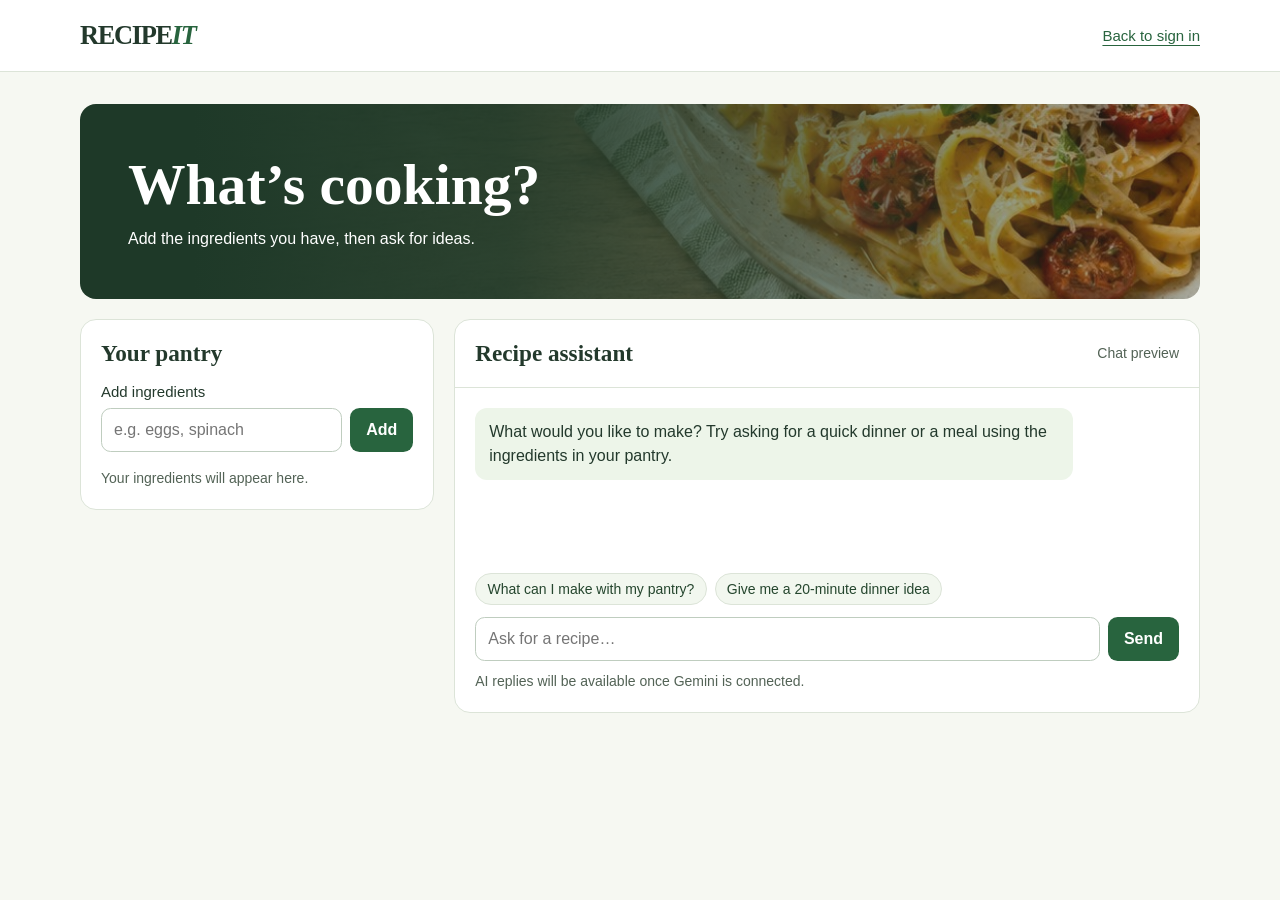
<file: Frontend/index.html>
<!DOCTYPE html>
<html lang="en">
<head>
    <meta charset="UTF-8">
    <meta name="viewport" content="width=device-width, initial-scale=1.0">
    <title>Recipe Assistant | RECIPE IT</title>
    <link rel="stylesheet" href="dashboard.css">
    <script src="dashboard.js" defer></script>
</head>
<body>
    <header class="site-header">
        <a class="wordmark" href="index.html" aria-label="Recipe It home">RECIPE<span>IT</span></a>
        <a class="back-link" href="login.html">Back to sign in</a>
    </header>
    <main class="workspace">
        <section class="intro" aria-labelledby="page-title">
            <div class="intro-copy">
                <h1 id="page-title">What’s cooking?</h1>
                <p>Add the ingredients you have, then ask for ideas.</p>
            </div>
        </section>

        <section class="pantry panel" aria-labelledby="pantry-title">
            <h2 id="pantry-title">Your pantry</h2>
            <form id="pantry-form">
                <label for="ingredient">Add ingredients</label>
                <div class="input-row">
                    <input id="ingredient" placeholder="e.g. eggs, spinach" maxlength="180" required>
                    <button type="submit">Add</button>
                </div>
            </form>
            <p id="pantry-empty" class="muted">Your ingredients will appear here.</p>
            <ul id="ingredients" class="ingredients" aria-label="Added ingredients"></ul>
            <p id="pantry-status" class="sr-only" role="status"></p>
        </section>

        <section class="chat panel" aria-labelledby="chat-title">
            <div class="chat-header">
                <h2 id="chat-title">Recipe assistant</h2>
                <span class="preview-label">Chat preview</span>
            </div>
            <div id="conversation" class="conversation" role="log" aria-label="Conversation">
                <p class="assistant-message">What would you like to make? Try asking for a quick dinner or a meal using the ingredients in your pantry.</p>
            </div>
            <div class="chat-controls">
                <div class="suggestions" aria-label="Suggested prompts">
                    <button type="button">What can I make with my pantry?</button>
                    <button type="button">Give me a 20-minute dinner idea</button>
                </div>
                <form id="chat-form">
                    <label class="sr-only" for="prompt">Message the recipe assistant</label>
                    <div class="input-row">
                        <input id="prompt" placeholder="Ask for a recipe…" maxlength="600" required>
                        <button type="submit">Send</button>
                    </div>
                </form>
                <p class="muted chat-note">AI replies will be available once Gemini is connected.</p>
            </div>
        </section>
    </main>
</body>
</html>
</file>
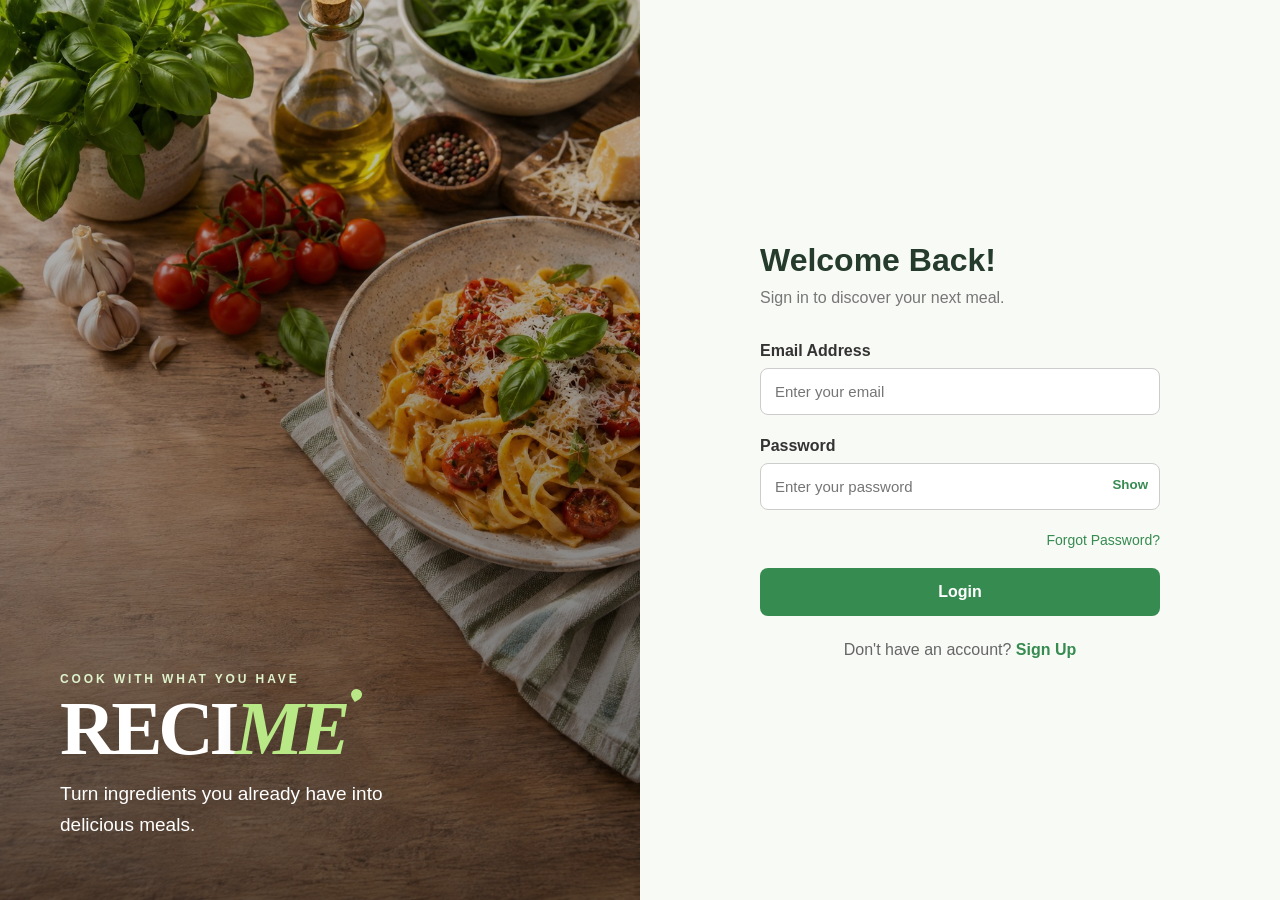
<file: login.html>
<!DOCTYPE html>
<html lang="en">
<head>
    <meta charset="UTF-8">
    <meta name="viewport"
          content="width=device-width, initial-scale=1.0">

    <title>Login | RECIME</title>

    <link rel="stylesheet" href="login.css">
    <script src="login.js" defer></script>
</head>
<body>

    <main class="login-container">

        <!-- Left side: Recipe image -->
        <section class="image-section">
            <div class="image-content">
                <div class="brand-lockup">
                    <span class="brand-kicker">Cook with what you have</span>
                    <h1 class="brand-title" aria-label="RECIME">
                        RECI<span>ME</span><i aria-hidden="true"></i>
                    </h1>
                </div>
                <p>
                    Turn ingredients you already have
                    into delicious meals.
                </p>
            </div>
        </section>

        <!-- Right side: Login form -->
        <section class="form-section">
            <div class="login-box">

                <h2>Welcome Back!</h2>
                <p class="subtitle">
                    Sign in to discover your next meal.
                </p>

                <form id="login-form">

                    <label for="email">
                        Email Address
                    </label>

                    <input
                        type="email"
                        id="email"
                        name="email"
                        placeholder="Enter your email"
                        autocomplete="email"
                        required
                    >

                    <label for="password">
                        Password
                    </label>

                    <div class="password-container">
                        <input
                            type="password"
                            id="password"
                            name="password"
                            placeholder="Enter your password"
                            autocomplete="current-password"
                            required
                        >

                        <button
                            type="button"
                            id="toggle-password"
                            aria-label="Show password"
                        >
                            Show
                        </button>
                    </div>

                    <a href="forgot-password.html"
                       class="forgot-password">
                        Forgot Password?
                    </a>

                    <p id="message" role="status"
                       aria-live="polite"></p>

                    <button type="submit"
                            class="login-btn">
                        Login
                    </button>

                </form>

                <p class="signup-text">
                    Don't have an account?
                    <a href="register.html">
                        Sign Up
                    </a>
                </p>

            </div>
        </section>

    </main>

</body>
</html>
</file>
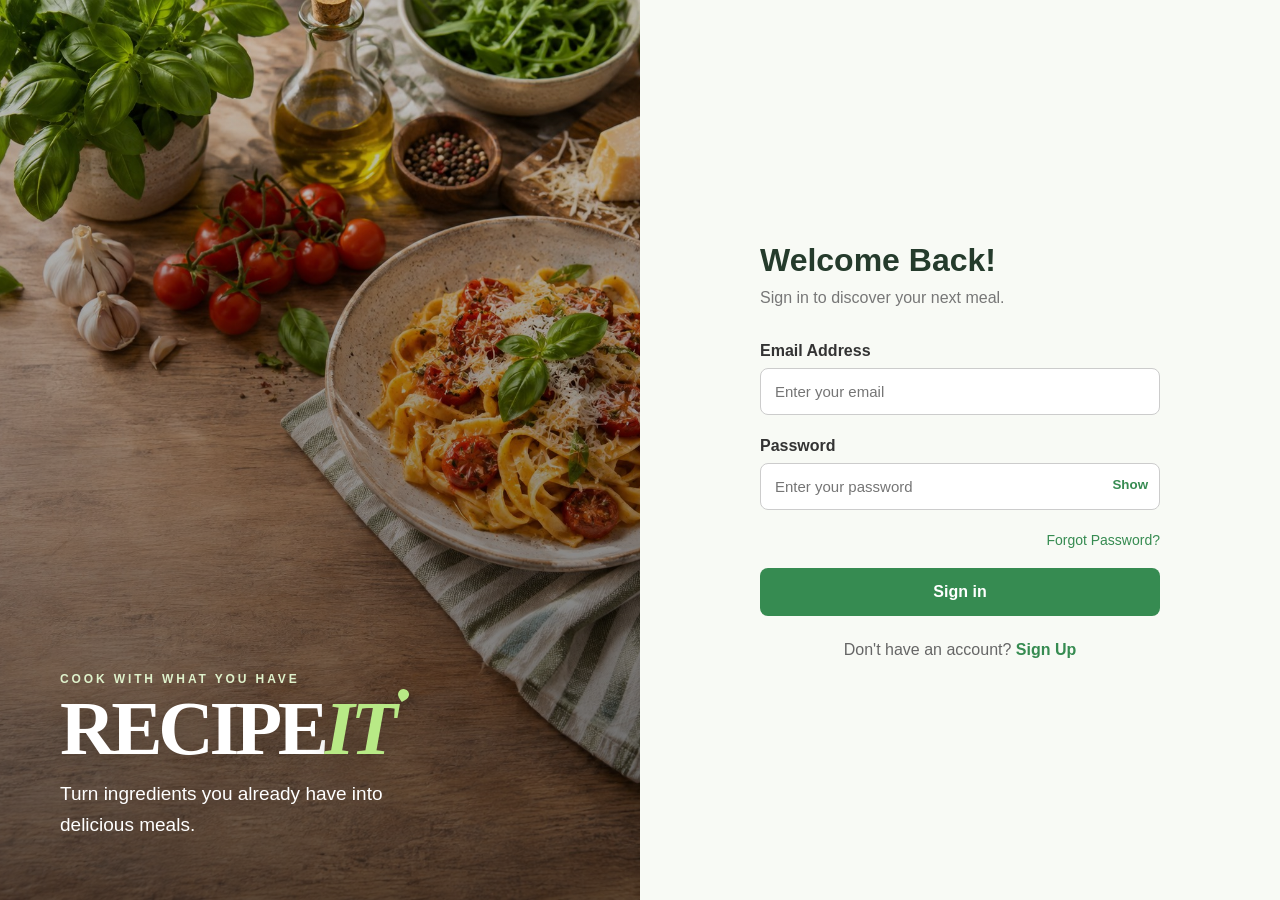
<file: Frontend/login.html>
<!DOCTYPE html>
<html lang="en">
<head>
    <meta charset="UTF-8">
    <meta name="viewport"
          content="width=device-width, initial-scale=1.0">

    <title>Sign In | RECIPE IT</title>

    <link rel="stylesheet" href="login.css">
    <script src="login.js" defer></script>
</head>
<body>

    <main class="login-container">

        <!-- Left side: Recipe image -->
        <section class="image-section">
            <div class="image-content">
                <div class="brand-lockup">
                    <span class="brand-kicker">Cook with what you have</span>
                    <h1 class="brand-title" aria-label="Recipe It">
                        RECIPE<span>IT</span><i aria-hidden="true"></i>
                    </h1>
                </div>
                <p>
                    Turn ingredients you already have
                    into delicious meals.
                </p>
            </div>
        </section>

        <!-- Right side: Login form -->
        <section class="form-section">
            <div class="login-box">

                <h2>Welcome Back!</h2>
                <p class="subtitle">
                    Sign in to discover your next meal.
                </p>

                <form id="login-form" action="/api/login" method="post">

                    <label for="email">
                        Email Address
                    </label>

                    <input
                        type="email"
                        id="email"
                        name="email"
                        placeholder="Enter your email"
                        autocomplete="username"
                        maxlength="254"
                        required
                    >

                    <label for="password">
                        Password
                    </label>

                    <div class="password-container">
                        <input
                            type="password"
                            id="password"
                            name="password"
                            placeholder="Enter your password"
                            autocomplete="current-password"
                            maxlength="128"
                            required
                        >

                        <button
                            type="button"
                            id="toggle-password"
                            aria-label="Show password"
                        >
                            Show
                        </button>
                    </div>

                    <a href="forgot-password.html"
                       class="forgot-password">
                        Forgot Password?
                    </a>

                    <p id="message" role="status"
                       aria-live="polite"></p>

                    <button type="submit"
                            class="login-btn">
                        Sign in
                    </button>

                </form>

                <p class="signup-text">
                    Don't have an account?
                    <a href="register.html">
                        Sign Up
                    </a>
                </p>

            </div>
        </section>

    </main>

</body>
</html>
</file>
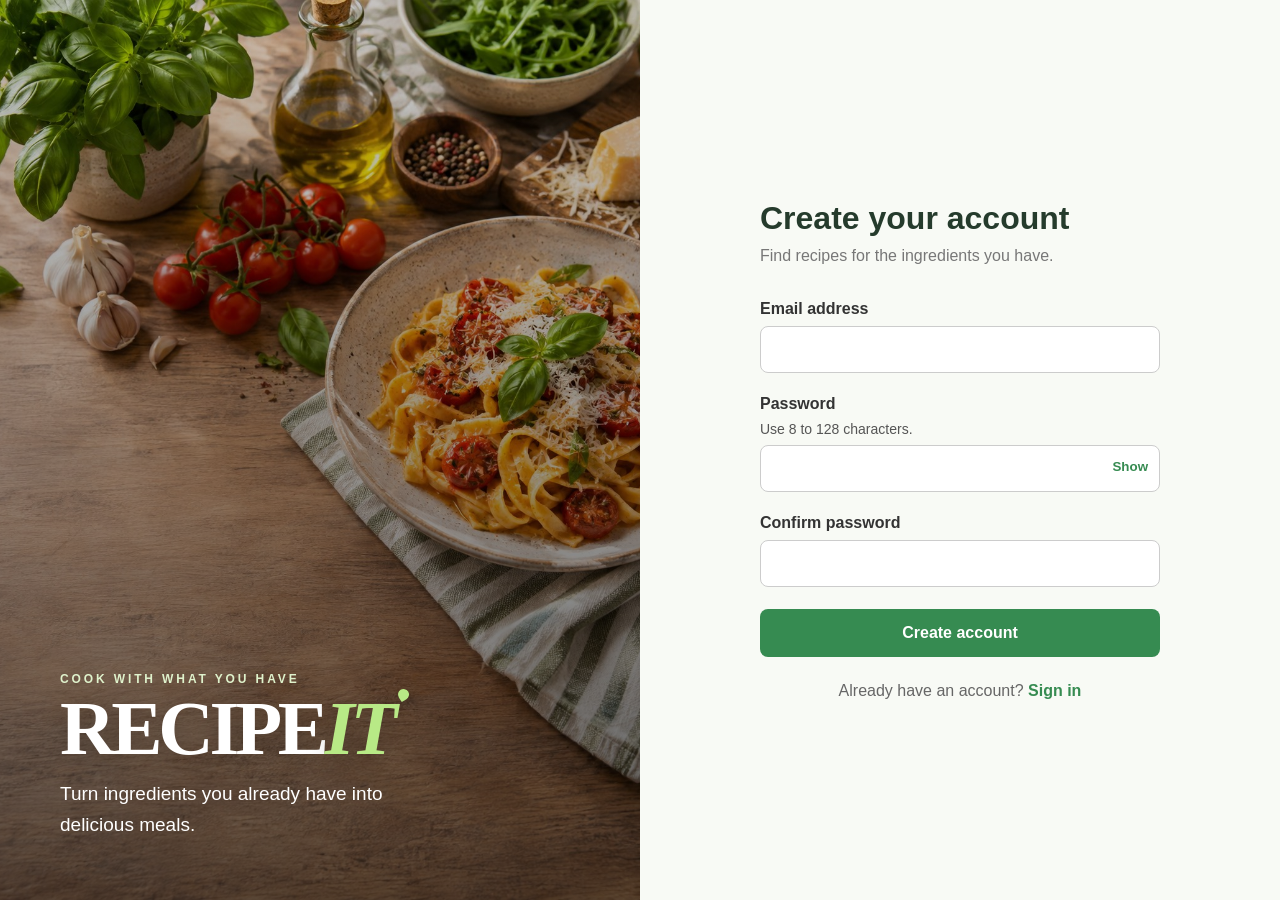
<file: Frontend/register.html>
<!DOCTYPE html>
<html lang="en">
<head>
    <meta charset="UTF-8">
    <meta name="viewport" content="width=device-width, initial-scale=1.0">
    <title>Sign Up | RECIPE IT</title>
    <link rel="stylesheet" href="login.css">
    <script src="register.js" defer></script>
</head>
<body>
    <main class="login-container">
        <section class="image-section" aria-label="Recipe It">
            <div class="image-content">
                <div class="brand-lockup">
                    <span class="brand-kicker">Cook with what you have</span>
                    <div class="brand-title">RECIPE<span>IT</span><i aria-hidden="true"></i></div>
                </div>
                <p>Turn ingredients you already have into delicious meals.</p>
            </div>
        </section>

        <section class="form-section">
            <div class="login-box">
                <h1 class="auth-heading">Create your account</h1>
                <p class="subtitle">Find recipes for the ingredients you have.</p>

                <form id="register-form" action="/api/register" method="post">
                    <label for="email">Email address</label>
                    <input type="email" id="email" name="email"
                           autocomplete="username" maxlength="254" required>

                    <label for="password">Password</label>
                    <p id="password-hint" class="field-hint">Use 8 to 128 characters.</p>
                    <div class="password-container">
                        <input type="password" id="password" name="password"
                               autocomplete="new-password" aria-describedby="password-hint"
                               minlength="8" maxlength="128" required>
                        <button type="button" id="toggle-password"
                                aria-controls="password confirm-password"
                                aria-label="Show passwords">Show</button>
                    </div>

                    <label for="confirm-password">Confirm password</label>
                    <input type="password" id="confirm-password"
                           autocomplete="new-password" required>

                    <button type="submit" class="login-btn">Create account</button>
                </form>
                <p id="message" class="register-message" role="status"></p>
                <p class="signup-text">Already have an account? <a href="login.html">Sign in</a></p>
            </div>
        </section>
    </main>
</body>
</html>
</file>
<file: Frontend/dashboard.css>
:root {
    color-scheme: light;
    font-family: Arial, sans-serif;
    color: #23392c;
    background: #f6f8f2;
    --green: #28643e;
    --line: #dce4d8;
    --muted: #536356;
}

* { box-sizing: border-box; }
body { margin: 0; }
h1, h2, p { margin: 0; }
a { color: var(--green); }
button, input { font: inherit; }
:focus-visible { outline: 3px solid #5d844a; outline-offset: 3px; }

.site-header {
    min-height: 72px;
    display: flex;
    align-items: center;
    justify-content: space-between;
    gap: 1rem;
    padding: 1rem max(1.25rem, calc((100% - 1120px) / 2));
    background: #fff;
    border-bottom: 1px solid var(--line);
}

.wordmark {
    font: bold 1.65rem Georgia, serif;
    letter-spacing: -0.05em;
    text-decoration: none;
    color: #23392c;
}

.wordmark span { color: var(--green); font-style: italic; }
.back-link { font-size: 0.9375rem; text-underline-offset: 4px; }

.workspace {
    width: min(1120px, calc(100% - 2.5rem));
    margin: 2rem auto;
    display: grid;
    grid-template-columns: minmax(250px, 0.95fr) minmax(0, 2fr);
    align-items: start;
    gap: 1.25rem;
}

.intro {
    grid-column: 1 / -1;
    background: linear-gradient(90deg, #1e3928 10%, #1e3928ed 38%, #1e39284d 100%),
                url("images/recipe-background.jpg") center 53% / cover;
    border-radius: 1rem;
    color: white;
    padding: clamp(1.5rem, 5vw, 3rem);
}

.intro h1 { font: 700 clamp(2.3rem, 5vw, 3.6rem) Georgia, serif; }
.intro p { margin-top: 0.6rem; line-height: 1.5; }

.panel {
    min-width: 0;
    border: 1px solid var(--line);
    border-radius: 1rem;
    background: #fff;
}

.pantry { padding: 1.25rem; }
.panel h2 { font: bold 1.45rem Georgia, serif; }
.pantry label { display: block; margin: 1rem 0 0.5rem; font-size: 0.9375rem; }
.input-row { display: flex; gap: 0.5rem; }

.input-row input {
    min-width: 0;
    flex: 1;
    border: 1px solid #bfcdbf;
    border-radius: 0.6rem;
    padding: 0.75rem;
    color: inherit;
}

.input-row button {
    background: var(--green);
    color: white;
    border: 0;
    border-radius: 0.6rem;
    padding: 0.65rem 1rem;
    font-weight: bold;
    cursor: pointer;
}

.input-row button:hover { background: #1f5031; }
.muted { color: var(--muted); font-size: 0.875rem; line-height: 1.5; }
#pantry-empty { margin-top: 1rem; }
.ingredients { display: flex; flex-wrap: wrap; gap: 0.5rem; padding: 0; margin: 1rem 0 0; list-style: none; }
.ingredients:empty { margin: 0; }

.ingredients button, .suggestions button {
    border: 1px solid var(--line);
    background: #f2f7ef;
    color: #25462e;
    border-radius: 999px;
    padding: 0.45rem 0.7rem;
    font-size: 0.875rem;
    cursor: pointer;
}

.ingredients button:hover, .suggestions button:hover { background: #e2efdf; }
.ingredients li { max-width: 100%; overflow-wrap: anywhere; }
.chat-header { display: flex; flex-wrap: wrap; justify-content: space-between; align-items: center; gap: 0.5rem; padding: 1.25rem; border-bottom: 1px solid var(--line); }
.preview-label { font-size: 0.875rem; color: var(--muted); }
.conversation { min-height: 185px; max-height: 340px; overflow-y: auto; display: flex; flex-direction: column; gap: 0.75rem; padding: 1.25rem; }
.conversation p { flex: none; width: fit-content; max-width: 85%; border-radius: 0.75rem; padding: 0.75rem 0.875rem; line-height: 1.5; overflow-wrap: anywhere; }
.assistant-message { background: #edf5e9; }
.user-message { align-self: flex-end; background: var(--green); color: white; }
.chat-controls { padding: 0 1.25rem 1.25rem; }
.suggestions { display: flex; flex-wrap: wrap; gap: 0.5rem; margin-bottom: 0.75rem; }
.chat-note { margin-top: 0.65rem; }
.sr-only { position: absolute; width: 1px; height: 1px; padding: 0; overflow: hidden; clip-path: inset(50%); white-space: nowrap; }

@media (max-width: 720px) {
    .workspace { grid-template-columns: minmax(0, 1fr); margin-top: 1rem; }
    .conversation { min-height: 145px; }
}
</file>
<file: login.css>
/* Reset default spacing */
* {
    margin: 0;
    padding: 0;
    box-sizing: border-box;
}

/* General page styling */
body {
    font-family: Arial, sans-serif;
    background-color: #f8faf5;
}

/* Main split-screen layout */
.login-container {
    display: flex;
    min-height: 100vh;
}

/* LEFT SIDE: Image */
.image-section {
    width: 50%;
    background-image:
        linear-gradient(
            rgba(0, 0, 0, 0.2),
            rgba(0, 0, 0, 0.6)
        ),
        url("images/recipe-background.jpg");

    background-size: cover;
    background-position: center;

    display: flex;
    align-items: flex-end;
    padding: 60px;
    color: white;
}

.brand-lockup {
    margin-bottom: 16px;
}

.brand-kicker {
    display: block;
    margin-bottom: 8px;
    color: #dff2cc;
    font-size: 12px;
    font-weight: 700;
    letter-spacing: 0.24em;
    text-transform: uppercase;
}

.brand-title {
    position: relative;
    display: inline-block;
    font-family: Georgia, "Times New Roman", serif;
    font-size: clamp(52px, 6vw, 82px);
    font-weight: 700;
    line-height: 0.9;
    letter-spacing: -0.055em;
    text-shadow: 0 4px 24px rgba(0, 0, 0, 0.28);
}

.brand-title span {
    color: #b8e986;
    font-style: italic;
}

.brand-title i {
    position: absolute;
    right: -16px;
    top: -5px;
    width: 11px;
    height: 11px;
    background: #b8e986;
    border-radius: 50% 50% 50% 10%;
    transform: rotate(-32deg);
}

.image-content p {
    font-size: 19px;
    line-height: 1.6;
    max-width: 400px;
}

/* RIGHT SIDE: Login form */
.form-section {
    width: 50%;
    display: flex;
    justify-content: center;
    align-items: center;
    padding: 40px;
}

.login-box {
    width: 100%;
    max-width: 400px;
}

.login-box h2 {
    font-size: 32px;
    color: #253b2c;
    margin-bottom: 10px;
}

.subtitle {
    color: #777;
    margin-bottom: 35px;
}

/* Input fields */
label {
    display: block;
    margin-bottom: 8px;
    font-weight: bold;
    color: #333;
}

input {
    width: 100%;
    padding: 14px;
    margin-bottom: 22px;
    border: 1px solid #ccc;
    border-radius: 8px;
    font-size: 15px;
}

input:focus {
    outline: 2px solid #368b51;
    outline-offset: 1px;
    border-color: #368b51;
}

/* Password visibility button */
.password-container {
    position: relative;
}

.password-container input {
    padding-right: 75px;
}

#toggle-password {
    position: absolute;
    right: 12px;
    top: 14px;
    background: none;
    border: none;
    color: #368b51;
    font-weight: bold;
    cursor: pointer;
}

/* Forgot password link */
.forgot-password {
    display: block;
    text-align: right;
    margin-bottom: 20px;
    color: #368b51;
    text-decoration: none;
    font-size: 14px;
}

/* Login button */
.login-btn {
    width: 100%;
    padding: 15px;
    background-color: #368b51;
    border: none;
    border-radius: 8px;
    color: white;
    font-size: 16px;
    font-weight: bold;
    cursor: pointer;
    transition: background-color 0.2s;
}

.login-btn:hover {
    background-color: #286b3d;
}

.signup-text {
    text-align: center;
    margin-top: 25px;
    color: #666;
}

.signup-text a {
    color: #368b51;
    font-weight: bold;
    text-decoration: none;
}

#message {
    margin-bottom: 12px;
    font-size: 14px;
}

#message:empty {
    display: none;
}

#message.error {
    color: #b42318;
}

/* Mobile responsive layout */
@media (max-width: 768px) {
    .login-container {
        flex-direction: column;
    }

    .image-section {
        width: 100%;
        min-height: 240px;
        padding: 30px;
    }

    .brand-title {
        font-size: 48px;
    }

    .brand-kicker {
        font-size: 10px;
    }

    .form-section {
        width: 100%;
        padding: 40px 25px;
    }
}
</file>
<file: Frontend/login.css>
/* Reset default spacing */
* {
    margin: 0;
    padding: 0;
    box-sizing: border-box;
}

/* General page styling */
body {
    font-family: Arial, sans-serif;
    background-color: #f8faf5;
}

/* Main split-screen layout */
.login-container {
    display: flex;
    min-height: 100vh;
}

/* LEFT SIDE: Image */
.image-section {
    width: 50%;
    background-image:
        linear-gradient(
            rgba(0, 0, 0, 0.2),
            rgba(0, 0, 0, 0.6)
        ),
        url("images/recipe-background.jpg");

    background-size: cover;
    background-position: center;

    display: flex;
    align-items: flex-end;
    padding: 60px;
    color: white;
}

.brand-lockup {
    margin-bottom: 16px;
}

.brand-kicker {
    display: block;
    margin-bottom: 8px;
    color: #dff2cc;
    font-size: 12px;
    font-weight: 700;
    letter-spacing: 0.24em;
    text-transform: uppercase;
}

.brand-title {
    position: relative;
    display: inline-block;
    font-family: Georgia, "Times New Roman", serif;
    font-size: clamp(52px, 6vw, 82px);
    font-weight: 700;
    line-height: 0.9;
    letter-spacing: -0.055em;
    text-shadow: 0 4px 24px rgba(0, 0, 0, 0.28);
}

.brand-title span {
    color: #b8e986;
    font-style: italic;
}

.brand-title i {
    position: absolute;
    right: -16px;
    top: -5px;
    width: 11px;
    height: 11px;
    background: #b8e986;
    border-radius: 50% 50% 50% 10%;
    transform: rotate(-32deg);
}

.image-content p {
    font-size: 19px;
    line-height: 1.6;
    max-width: 400px;
}

/* RIGHT SIDE: Login form */
.form-section {
    width: 50%;
    display: flex;
    justify-content: center;
    align-items: center;
    padding: 40px;
}

.login-box {
    width: 100%;
    max-width: 400px;
}

.login-box h2,
.auth-heading {
    font-size: 32px;
    color: #253b2c;
    margin-bottom: 10px;
}

.subtitle {
    color: #777;
    margin-bottom: 35px;
}

/* Input fields */
label {
    display: block;
    margin-bottom: 8px;
    font-weight: bold;
    color: #333;
}

input {
    width: 100%;
    padding: 14px;
    margin-bottom: 22px;
    border: 1px solid #ccc;
    border-radius: 8px;
    font-size: 15px;
}

input:focus {
    outline: 2px solid #368b51;
    outline-offset: 1px;
    border-color: #368b51;
}

/* Password visibility button */
.password-container {
    position: relative;
}

.password-container input {
    padding-right: 75px;
}

#toggle-password {
    position: absolute;
    right: 12px;
    top: 14px;
    background: none;
    border: none;
    color: #368b51;
    font-weight: bold;
    cursor: pointer;
}

/* Forgot password link */
.forgot-password {
    display: block;
    text-align: right;
    margin-bottom: 20px;
    color: #368b51;
    text-decoration: none;
    font-size: 14px;
}

/* Login button */
.login-btn {
    width: 100%;
    padding: 15px;
    background-color: #368b51;
    border: none;
    border-radius: 8px;
    color: white;
    font-size: 16px;
    font-weight: bold;
    cursor: pointer;
    transition: background-color 0.2s;
}

.login-btn:hover {
    background-color: #286b3d;
}

.signup-text {
    text-align: center;
    margin-top: 25px;
    color: #666;
}

.signup-text a {
    color: #368b51;
    font-weight: bold;
    text-decoration: none;
}

#message {
    margin-bottom: 12px;
    font-size: 14px;
}

#message:empty {
    display: none;
}

#message.error {
    color: #b42318;
}

.field-hint {
    margin-bottom: 8px;
    color: #555;
    font-size: 0.875rem;
}

.login-btn:disabled {
    opacity: 0.7;
    cursor: wait;
}

#message.register-message {
    margin-top: 12px;
}

/* Mobile responsive layout */
@media (max-width: 768px) {
    .login-container {
        flex-direction: column;
    }

    .image-section {
        width: 100%;
        min-height: 240px;
        padding: 30px;
    }

    .brand-title {
        font-size: 48px;
    }

    .brand-kicker {
        font-size: 10px;
    }

    .form-section {
        width: 100%;
        padding: 40px 25px;
    }
}
</file>
